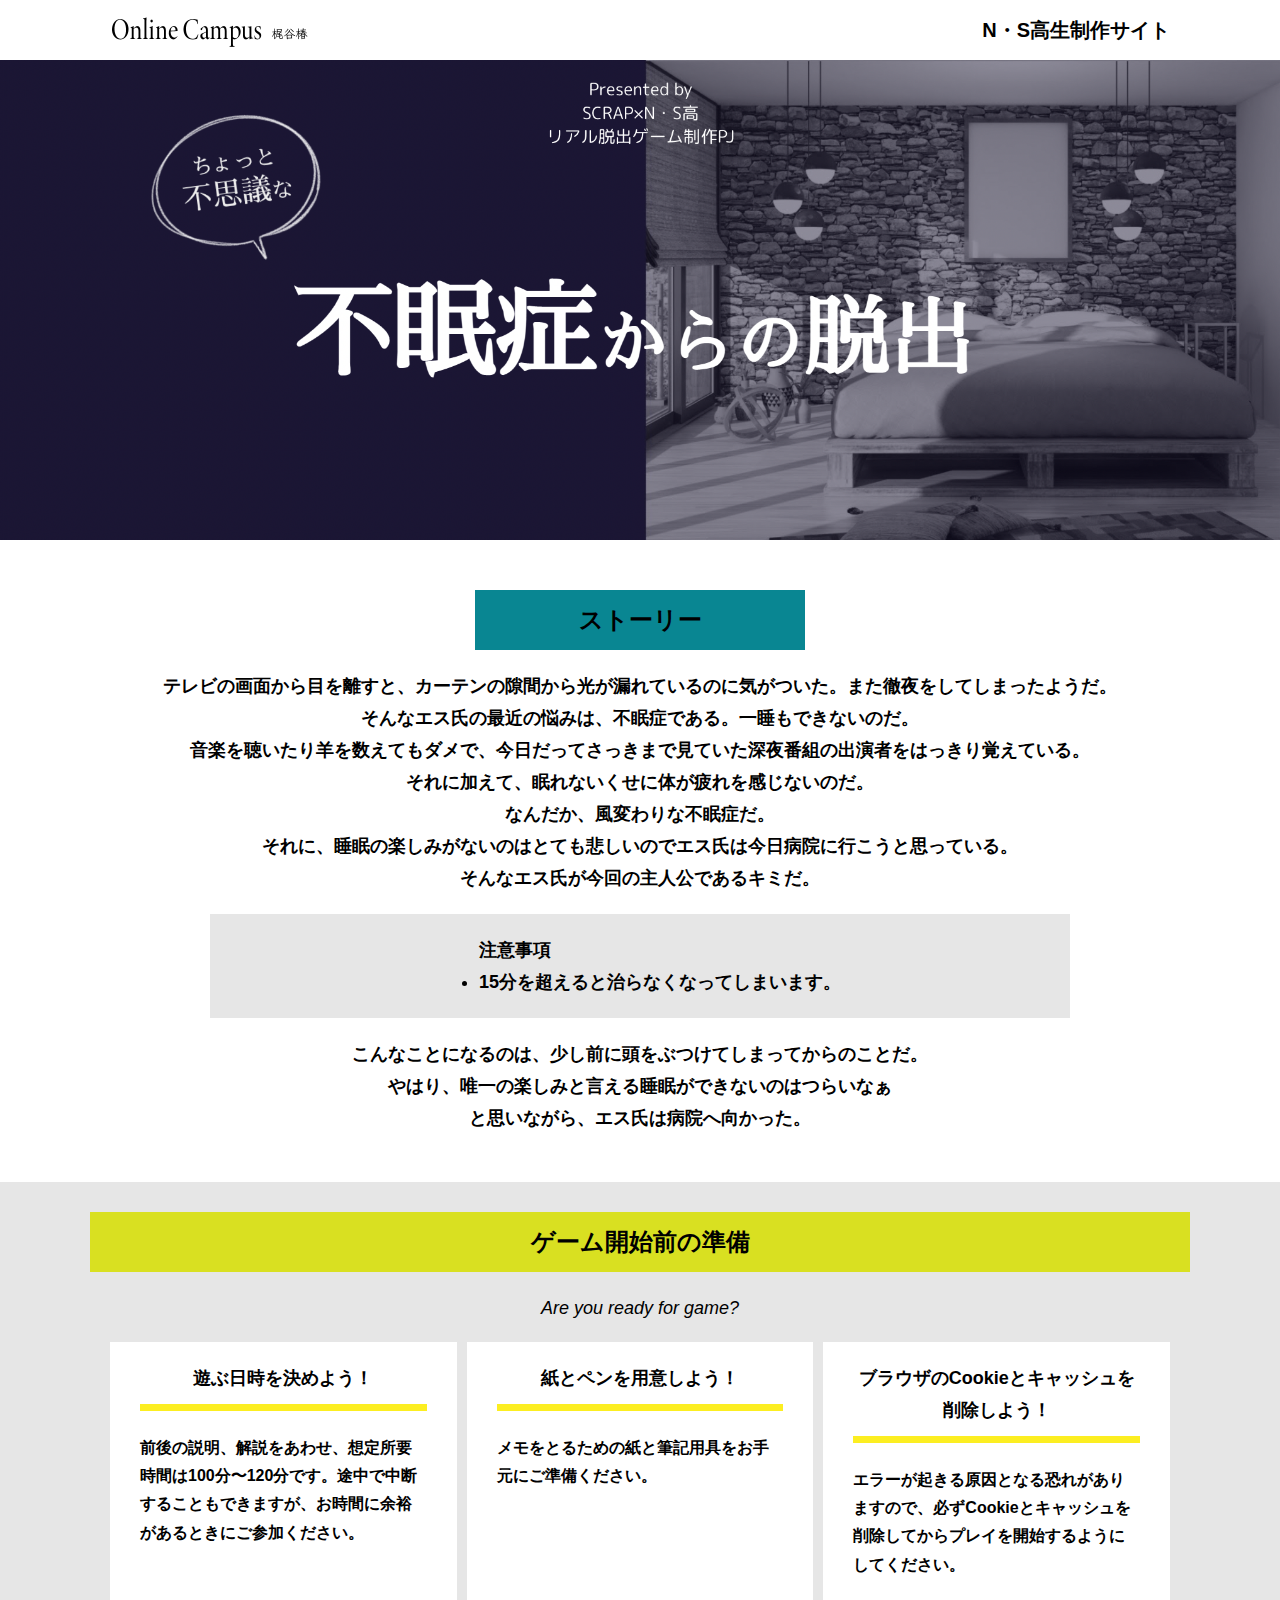
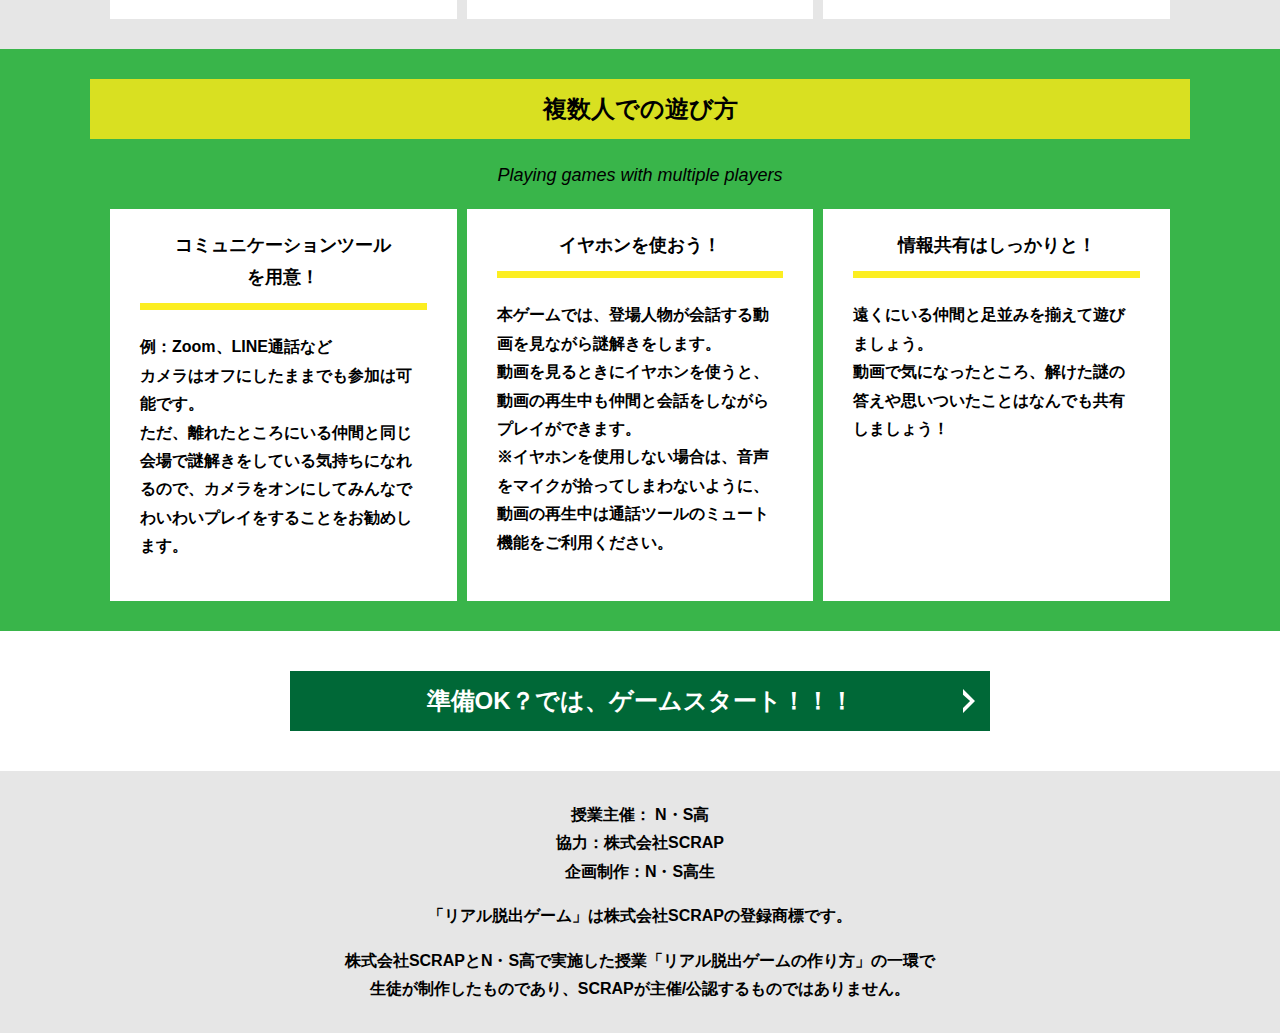
<file: index.html>
<!DOCTYPE html>
<html lang="ja">
<head>
  <meta charset="UTF-8">
  <meta http-equiv="X-UA-Compatible" content="IE=edge">
  <meta name="viewport" content="width=device-width, initial-scale=1.0">
  <title>不眠症からの脱出 │ Project N</title>
  <link rel="stylesheet" href="assets/css/normalize.css">
  <link rel="stylesheet" href="assets/css/style.css">
</head>
<body>
  <svg width="0" height="0" class="hidden">
    <symbol xmlns="http://www.w3.org/2000/svg" viewBox="0 0 12.47 24.94" id="arrow" class="arrow_svg">
      <title>arrow</title>
      <polygon points="0 24.94 0 19.66 7.35 12.47 0 5.92 0 0 12.47 12.47 0 24.94"/>
    </symbol>
  </svg>
  <header class="header">
    <div class="container">
      <div class="header__logo"><img src="assets/images/logo1.png" width="200" height="42" alt="チームロゴ"></div>
      <div class="header__name">N・S高生制作サイト</div>
    </div>
  </header>
  <main class="main index-page">
    <!-- タイトルエリア　ここから -->
    <h1 class="main-title"><img src="assets/images/top10.png" alt="Presented by SCRAP×N・S高リアル脱出ゲーム制作PJ 封鎖された家庭科室からの脱出"></h1>
    <!-- タイトルエリア　ここまで -->
    <section class="section section--story">
      <div class="container">
        <h2 class="section-title section-title--keycolor section-title--story">ストーリー</h2>
        <div class="story">
          <p class="text-center">
            テレビの画面から目を離すと、カーテンの隙間から光が漏れているのに気がついた。また徹夜をしてしまったようだ。<br>
            そんなエス氏の最近の悩みは、不眠症である。一睡もできないのだ。<br>
            音楽を聴いたり羊を数えてもダメで、今日だってさっきまで見ていた深夜番組の出演者をはっきり覚えている。<br>
            それに加えて、眠れないくせに体が疲れを感じないのだ。<br>
            なんだか、風変わりな不眠症だ。<br>
            それに、睡眠の楽しみがないのはとても悲しいのでエス氏は今日病院に行こうと思っている。<br>
            そんなエス氏が今回の主人公であるキミだ。<br>
           </p>
          <div class="story__note__outer bg-color--gray">
            <ul class="story__note">
              注意事項
            　 <li>15分を超えると治らなくなってしまいます。</li>
            </ul>
          </div>
          <p class="text-center">こんなことになるのは、少し前に頭をぶつけてしまってからのことだ。<br>やはり、唯一の楽しみと言える睡眠ができないのはつらいなぁ<br>
            と思いながら、エス氏は病院へ向かった。</p>
        </div>
      </div>
    </section>
    <section class="section bg-color--gray">
      <div class="container">
        <h2 class="section-title">ゲーム開始前の準備</h2>
        <p class="font-eng text-center">Are you ready for game?</p>
        <!--
          class名"row"内のclass名"column"が横並びになります。
          改行する場合は以下のように追加してください。
          <div class="row">
            <div class="column">
              ～ 内容 ～
            </div>
          </div>
        -->
        <div class="row">
          <div class="column">
            <div class="card">
              <h3 class="card__title">遊ぶ日時を決めよう！</h3>
              <p class="card__content">前後の説明、解説をあわせ、想定所要時間は100分〜120分です。途中で中断することもできますが、お時間に余裕があるときにご参加ください。</p>
            </div>
          </div>
          <div class="column">
            <div class="card">
              <h3 class="card__title">紙とペンを用意しよう！</h3>
              <p class="card__content">メモをとるための紙と筆記用具をお手元にご準備ください。</p>
            </div>
          </div>
          <div class="column">
            <div class="card">
              <h3 class="card__title">ブラウザのCookieとキャッシュを<br>削除しよう！</h3>
              <p class="card__content">エラーが起きる原因となる恐れがありますので、必ずCookieとキャッシュを削除してからプレイを開始するようにしてください。</p>
            </div>
          </div>
        </div>
      </div>
    </section>
    <section class="section bg-color--keycolor">
      <div class="container">
        <h2 class="section-title">複数人での遊び方</h2>
        <p class="font-eng text-center">Playing games with multiple players</p>
        <div class="row">
          <div class="column">
            <div class="card">
              <h3 class="card__title">コミュニケーションツール<br>を用意！</h3>
              <p class="card__content">例：Zoom、LINE通話など<br>
                カメラはオフにしたままでも参加は可能です。<br>
                ただ、離れたところにいる仲間と同じ会場で謎解きをしている気持ちになれるので、カメラをオンにしてみんなでわいわいプレイをすることをお勧めします。</p>
            </div>
          </div>
          <div class="column">
            <div class="card">
              <h3 class="card__title">イヤホンを使おう！</h3>
              <p class="card__content">本ゲームでは、登場人物が会話する動画を見ながら謎解きをします。<br>
                動画を見るときにイヤホンを使うと、動画の再生中も仲間と会話をしながらプレイができます。<br>
                ※イヤホンを使用しない場合は、音声をマイクが拾ってしまわないように、動画の再生中は通話ツールのミュート機能をご利用ください。</p>
            </div>
          </div>
          <div class="column">
            <div class="card">
              <h3 class="card__title">情報共有はしっかりと！</h3>
              <p class="card__content">遠くにいる仲間と足並みを揃えて遊びましょう。<br>
                動画で気になったところ、解けた謎の答えや思いついたことはなんでも共有しましょう！</p>
            </div>
          </div>
        </div>
      </div>
    </section>
    <section class="section">
      <div class="container">
        <a class="btn" href="main.html">準備OK？では、ゲームスタート！！！<svg class="btn__arrow"><use xlink:href="#arrow"></use></svg></a>
      </div>
    </section>
  </main>
  <footer class="footer section bg-color--gray">
    <div class="container">
      <p class="text-center">授業主催： N・S高<br>協力：株式会社SCRAP<br>企画制作：N・S高生</p>
      <p class="text-center">「リアル脱出ゲーム」は株式会社SCRAPの登録商標です。</p>
      <p class="text-center">株式会社SCRAPとN・S高で実施した授業「リアル脱出ゲームの作り方」の一環で<br>生徒が制作したものであり、SCRAPが主催/公認するものではありません。</p>
    </div>
  </footer>
</body>
</html>
</file>
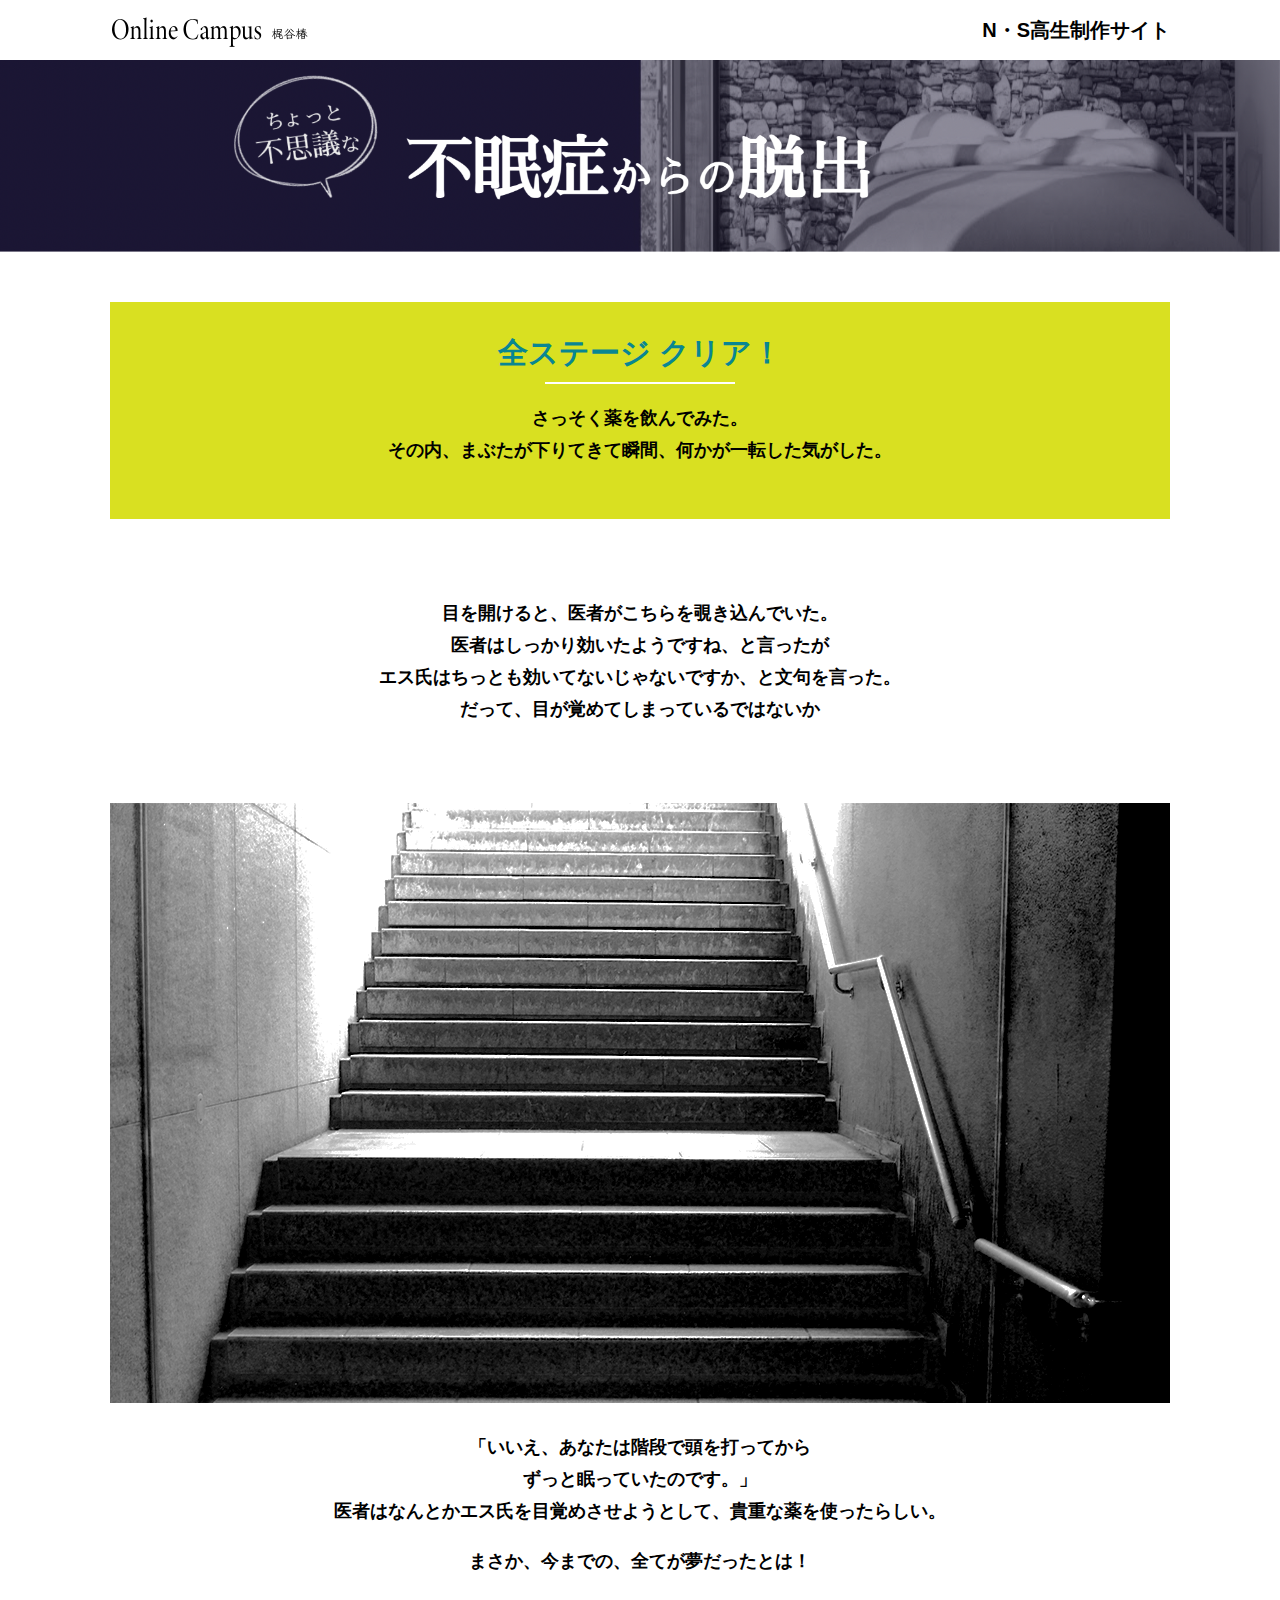
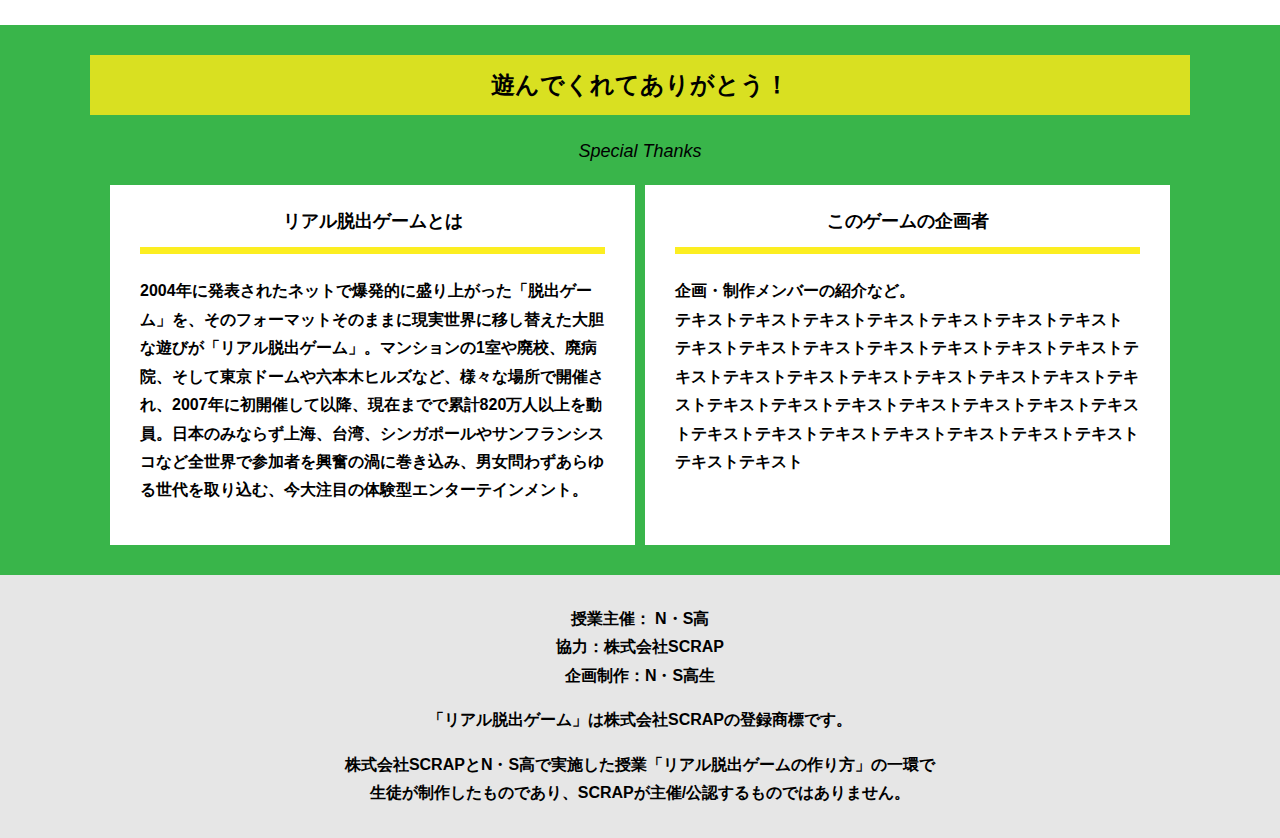
<file: final.html>
<!DOCTYPE html>
<html lang="ja">
<head>
  <meta charset="UTF-8">
  <meta http-equiv="X-UA-Compatible" content="IE=edge">
  <meta name="viewport" content="width=device-width, initial-scale=1.0">
  <title>不眠症からの脱出 │ Project N</title>
  <link rel="stylesheet" href="assets/css/normalize.css">
  <link rel="stylesheet" href="assets/css/style.css">
</head>
<body>
  <header class="header">
    <div class="container">
      <div class="header__logo"><img src="assets/images/logo1.png" alt="チームロゴ"></div>
      <div class="header__name">N・S高生制作サイト</div>
    </div>
  </header>
  <main class="main final-page">
    <!-- タイトルエリア　ここから -->
    <h1 class="main-title"><img src="assets/images/header10.png" alt="封鎖された家庭科室からの脱出"></h1>
    <!-- タイトルエリア　ここまで -->
    <section class="section">
      <div class="container">
        <div class="box bg-color--subcolor">
          <h2 class="section-title--border">全ステージ クリア！</h2>
          <p class="text-center">さっそく薬を飲んでみた。<br>
            その内、まぶたが下りてきて瞬間、何かが一転した気がした。</p>
        </div>
      </div>
    </section>
    <section class="section">
        <p class="text-center">目を開けると、医者がこちらを覗き込んでいた。<br>医者はしっかり効いたようですね、と言ったが<br>
          エス氏はちっとも効いてないじゃないですか、と文句を言った。<br>
          だって、目が覚めてしまっているではないか</p>
        <p class="text-center"></p>
    </section>
    <section class="section">
      <div class="container">
          <figure class="image__container">
             <img src="assets/images/final1.png" alt="">
          </figure>

<!--  YouTube貼り付け
            <div class="youtube__container">
              <div class="youtube">
                <iframe width="560" height="315" src="https://www.youtube.com/embed/IRyJe-0Uie0?controls=0" title="YouTube video player" frameborder="0" allow="accelerometer; autoplay; clipboard-write; encrypted-media; gyroscope; picture-in-picture" allowfullscreen></iframe>
              </div>
            </div>
Youtube貼り付けここまで-->
          
      </div>
        
        <p class="text-center">「いいえ、あなたは階段で頭を打ってから<br>ずっと眠っていたのです。」<br>医者はなんとかエス氏を目覚めさせようとして、貴重な薬を使ったらしい。</p>
        <p class="text-center">まさか、今までの、全てが夢だったとは！</p>
      </div>
    </section>
    <section class="section bg-color--keycolor">
      <div class="container">
        <h2 class="section-title">遊んでくれてありがとう！</h2>
        <p class="font-eng text-center">Special Thanks</p>
        <div class="row">
          <div class="column">
            <div class="card">
              <h3 class="card__title">リアル脱出ゲームとは</h3>
              <p class="card__content">2004年に発表されたネットで爆発的に盛り上がった「脱出ゲーム」を、そのフォーマットそのままに現実世界に移し替えた大胆な遊びが「リアル脱出ゲーム」。マンションの1室や廃校、廃病院、そして東京ドームや六本木ヒルズなど、様々な場所で開催され、2007年に初開催して以降、現在までで累計820万人以上を動員。日本のみならず上海、台湾、シンガポールやサンフランシスコなど全世界で参加者を興奮の渦に巻き込み、男女問わずあらゆる世代を取り込む、今大注目の体験型エンターテインメント。</p>
            </div>
          </div>
          <div class="column">
            <div class="card">
              <h3 class="card__title">このゲームの企画者</h3>
              <p class="card__content">企画・制作メンバーの紹介など。<br>
                テキストテキストテキストテキストテキストテキストテキスト<br>
                テキストテキストテキストテキストテキストテキストテキストテキストテキストテキストテキストテキストテキストテキストテキストテキストテキストテキストテキストテキストテキストテキストテキストテキストテキストテキストテキストテキストテキストテキストテキスト</p>
            </div>
          </div>
        </div>
      </div>
    </section>
  </main>
  <footer class="footer section bg-color--gray">
    <div class="container">
        <p class="text-center">授業主催： N・S高<br>協力：株式会社SCRAP<br>企画制作：N・S高生</p>
        <p class="text-center">「リアル脱出ゲーム」は株式会社SCRAPの登録商標です。</p>
        <p class="text-center">株式会社SCRAPとN・S高で実施した授業「リアル脱出ゲームの作り方」の一環で<br>生徒が制作したものであり、SCRAPが主催/公認するものではありません。</p>
    </div>
  </footer>
</body>
</html>
</file>
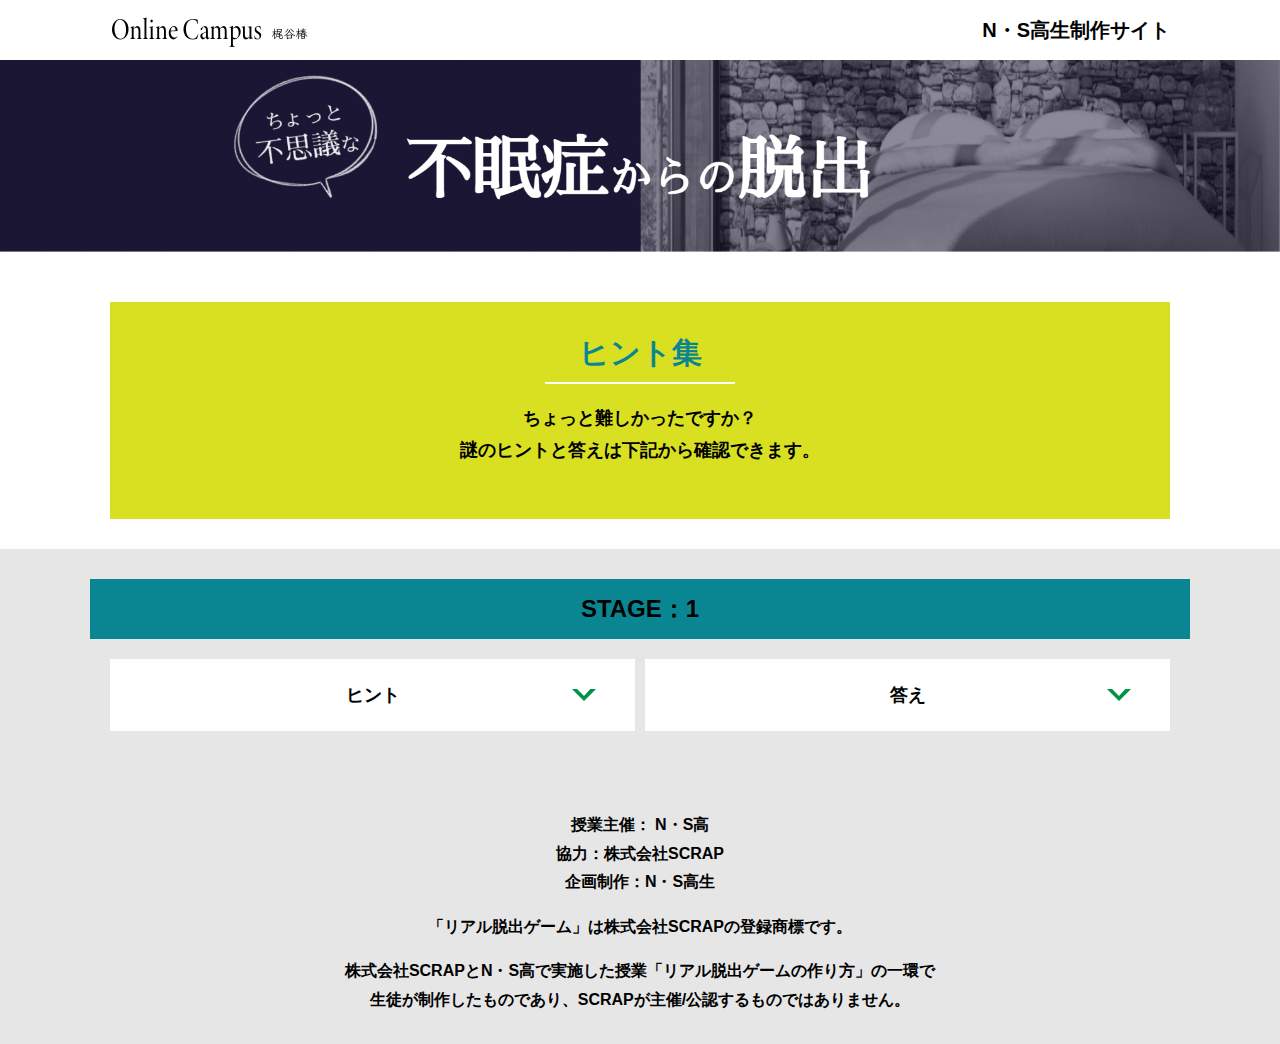
<file: hint1.html>
<!DOCTYPE html>
<html lang="ja">
<head>
  <meta charset="UTF-8">
  <meta http-equiv="X-UA-Compatible" content="IE=edge">
  <meta name="viewport" content="width=device-width, initial-scale=1.0">
  <title>ヒント │ 不眠症からの脱出 │ Project N</title>
  <link rel="stylesheet" href="assets/css/normalize.css">
  <link rel="stylesheet" href="assets/css/style.css">
</head>
<body>
  <svg width="0" height="0" class="hidden">
    <symbol xmlns="http://www.w3.org/2000/svg" viewBox="0 0 12.47 24.94" id="arrow" class="arrow_svg">
      <title>arrow</title>
      <polygon points="0 24.94 0 19.66 7.35 12.47 0 5.92 0 0 12.47 12.47 0 24.94"/>
    </symbol>
  </svg>
  <header class="header">
    <div class="container">
      <div class="header__logo"><img src="assets/images/logo1.png" alt="チームロゴ"></div>
      <div class="header__name">N・S高生制作サイト</div>
    </div>
  </header>
  <main class="main hint-page">
    <!-- タイトルエリア　ここから -->
    <h1 class="main-title"><img src="assets/images/header10.png" alt="封鎖された家庭科室からの脱出"></h1>
    <!-- タイトルエリア　ここまで -->
    <section class="section">
      <div class="container">
        <div class="box bg-color--subcolor">
          <h2 class="section-title--border">ヒント集</h2>
          <p class="text-center">ちょっと難しかったですか？<br>
            謎のヒントと答えは下記から確認できます。</p>
        </div>
      </div>
    </section>
    <!-- STAGE1ヒント　ここから -->
    <section id="stage1" class="section bg-color--gray">
      <div class="container">
        <h2 class="section-title section-title--keycolor">STAGE：1</h2>
        <div class="row">
          <div class="column">
            <div class="card">
              <h3 class="card__title">ヒント<svg class="card__arrow"><use xlink:href="#arrow"></use></svg></h3>
              <p class="card__content">夜になると見えるものです</p>
            </div>
          </div>
          <div class="column">
            <div class="card">
              <h3 class="card__title">答え<svg class="card__arrow"><use xlink:href="#arrow"></use></svg></h3>
              <p class="card__content">星</p>
            </div>
          </div>
        </div>
      </div>
    </section>
    <!-- STAGE1ヒント　ここまで -->
  </main>
  <footer class="footer section bg-color--gray">
    <div class="container">
        <p class="text-center">授業主催： N・S高<br>協力：株式会社SCRAP<br>企画制作：N・S高生</p>
        <p class="text-center">「リアル脱出ゲーム」は株式会社SCRAPの登録商標です。</p>
        <p class="text-center">株式会社SCRAPとN・S高で実施した授業「リアル脱出ゲームの作り方」の一環で<br>生徒が制作したものであり、SCRAPが主催/公認するものではありません。</p>
    </div>
  </footer>
  <script src="assets/js/hint.js"></script>
</body>
</html>
</file>
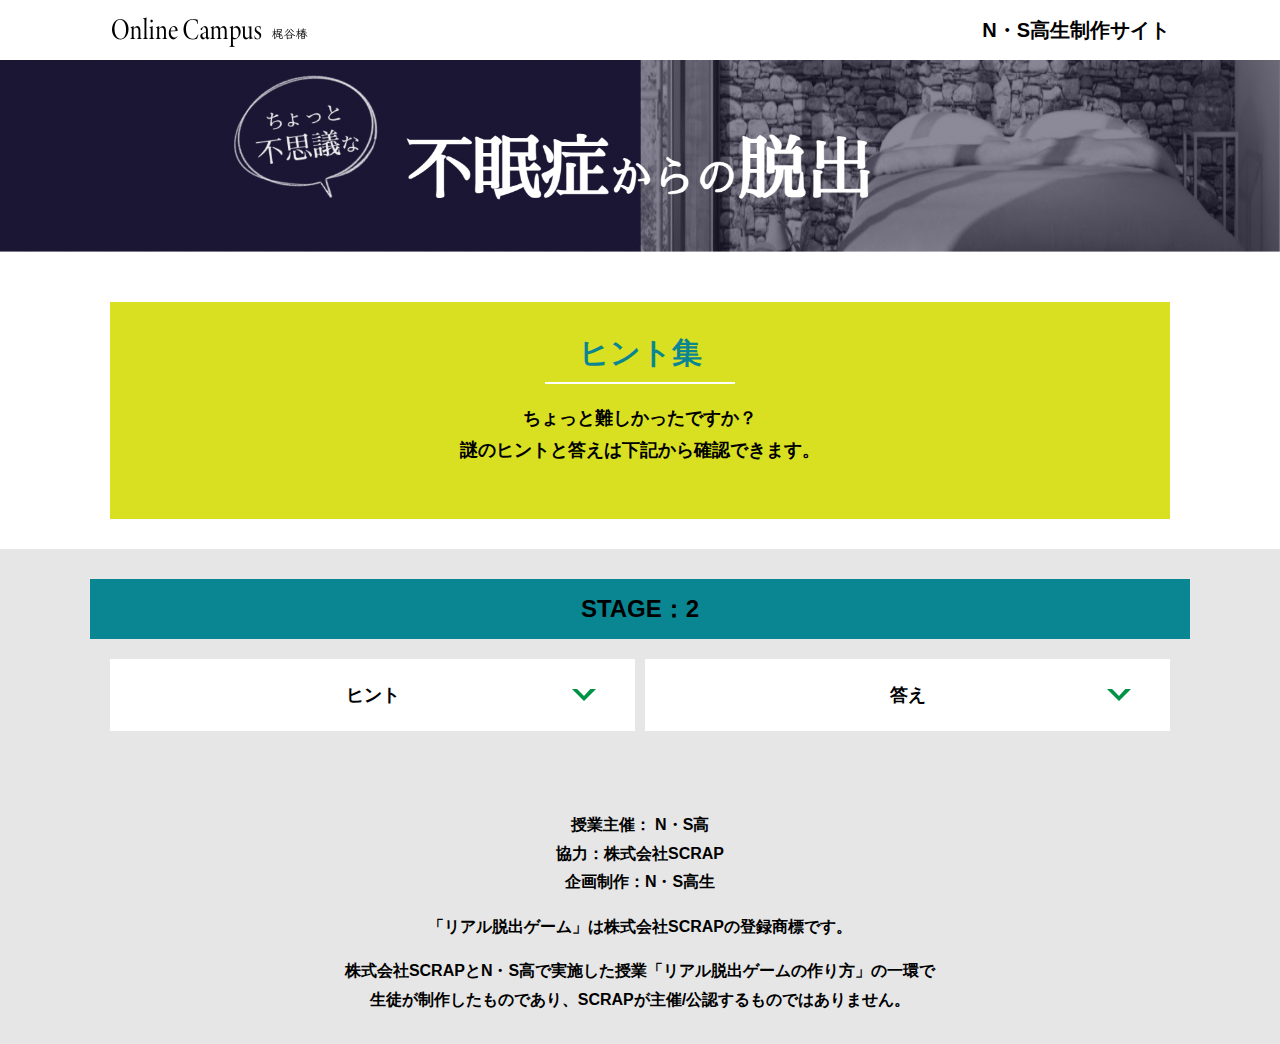
<file: hint2.html>
<!DOCTYPE html>
<html lang="ja">
<head>
  <meta charset="UTF-8">
  <meta http-equiv="X-UA-Compatible" content="IE=edge">
  <meta name="viewport" content="width=device-width, initial-scale=1.0">
  <title>ヒント │ 不眠症からの脱出 │ Project N</title>
  <link rel="stylesheet" href="assets/css/normalize.css">
  <link rel="stylesheet" href="assets/css/style.css">
</head>
<body>
  <svg width="0" height="0" class="hidden">
    <symbol xmlns="http://www.w3.org/2000/svg" viewBox="0 0 12.47 24.94" id="arrow" class="arrow_svg">
      <title>arrow</title>
      <polygon points="0 24.94 0 19.66 7.35 12.47 0 5.92 0 0 12.47 12.47 0 24.94"/>
    </symbol>
  </svg>
  <header class="header">
    <div class="container">
      <div class="header__logo"><img src="assets/images/logo1.png" alt="チームロゴ"></div>
      <div class="header__name">N・S高生制作サイト</div>
    </div>
  </header>
  <main class="main hint-page">
    <!-- タイトルエリア　ここから -->
    <h1 class="main-title"><img src="assets/images/header10.png" alt="封鎖された家庭科室からの脱出"></h1>
    <!-- タイトルエリア　ここまで -->
    <section class="section">
      <div class="container">
        <div class="box bg-color--subcolor">
          <h2 class="section-title--border">ヒント集</h2>
          <p class="text-center">ちょっと難しかったですか？<br>
            謎のヒントと答えは下記から確認できます。</p>
        </div>
      </div>
    </section>
    <!-- STAGE2ヒント　ここから -->
    <section id="stage2" class="section bg-color--gray">
      <div class="container">
        <h2 class="section-title section-title--keycolor">STAGE：2</h2>
        <div class="row">
          <div class="column">
            <div class="card">
              <h3 class="card__title">ヒント<svg class="card__arrow"><use xlink:href="#arrow"></use></svg></h3>
              <p class="card__content">ひらがなのえ、ん、と、つを線で囲ってみよう。</p>
            </div>
              
 <!-- 2-2ヒント追加
            <div class="card">
              <h3 class="card__title">2-2ヒント<svg class="card__arrow"><use xlink:href="#arrow"></use></svg></h3>
              <p class="card__content">テキストテキストテキストテキストテキストテキストテキストテキストテキストテキスト</p>
            </div>
2-2ヒント追加ここまで -->

 <!-- 2-3ヒント追加
        　　 <div class="card">
              <h3 class="card__title">2-3ヒント<svg class="card__arrow"><use xlink:href="#arrow"></use></svg></h3>
              <p class="card__content">テキストテキストテキストテキストテキストテキストテキストテキストテキストテキスト</p>
            </div>
2-3ヒント追加ここまで -->
              
          </div>
          <div class="column">
            <div class="card">
              <h3 class="card__title">答え<svg class="card__arrow"><use xlink:href="#arrow"></use></svg></h3>
              <p class="card__content">あたま</p>
            </div>
              
<!-- 2-2答え追加
            <div class="card">
              <h3 class="card__title">2-2答え<svg class="card__arrow"><use xlink:href="#arrow"></use></svg></h3>
              <p class="card__content">ううう</p>
            </div>
2-2答え追加ここまで -->
              
<!-- 2-3答え追加          
            <div class="card">
              <h3 class="card__title">2-3答え<svg class="card__arrow"><use xlink:href="#arrow"></use></svg></h3>
              <p class="card__content">ううう</p>
            </div>
2-3答え追加ここまで -->
              
          </div>
        </div>
      </div>
    </section>
    <!-- STAGE2ヒント　ここまで -->
  </main>
  <footer class="footer section bg-color--gray">
    <div class="container">
        <p class="text-center">授業主催： N・S高<br>協力：株式会社SCRAP<br>企画制作：N・S高生</p>
        <p class="text-center">「リアル脱出ゲーム」は株式会社SCRAPの登録商標です。</p>
        <p class="text-center">株式会社SCRAPとN・S高で実施した授業「リアル脱出ゲームの作り方」の一環で<br>生徒が制作したものであり、SCRAPが主催/公認するものではありません。</p>
    </div>
  </footer>
  <script src="assets/js/hint.js"></script>
</body>
</html>
</file>
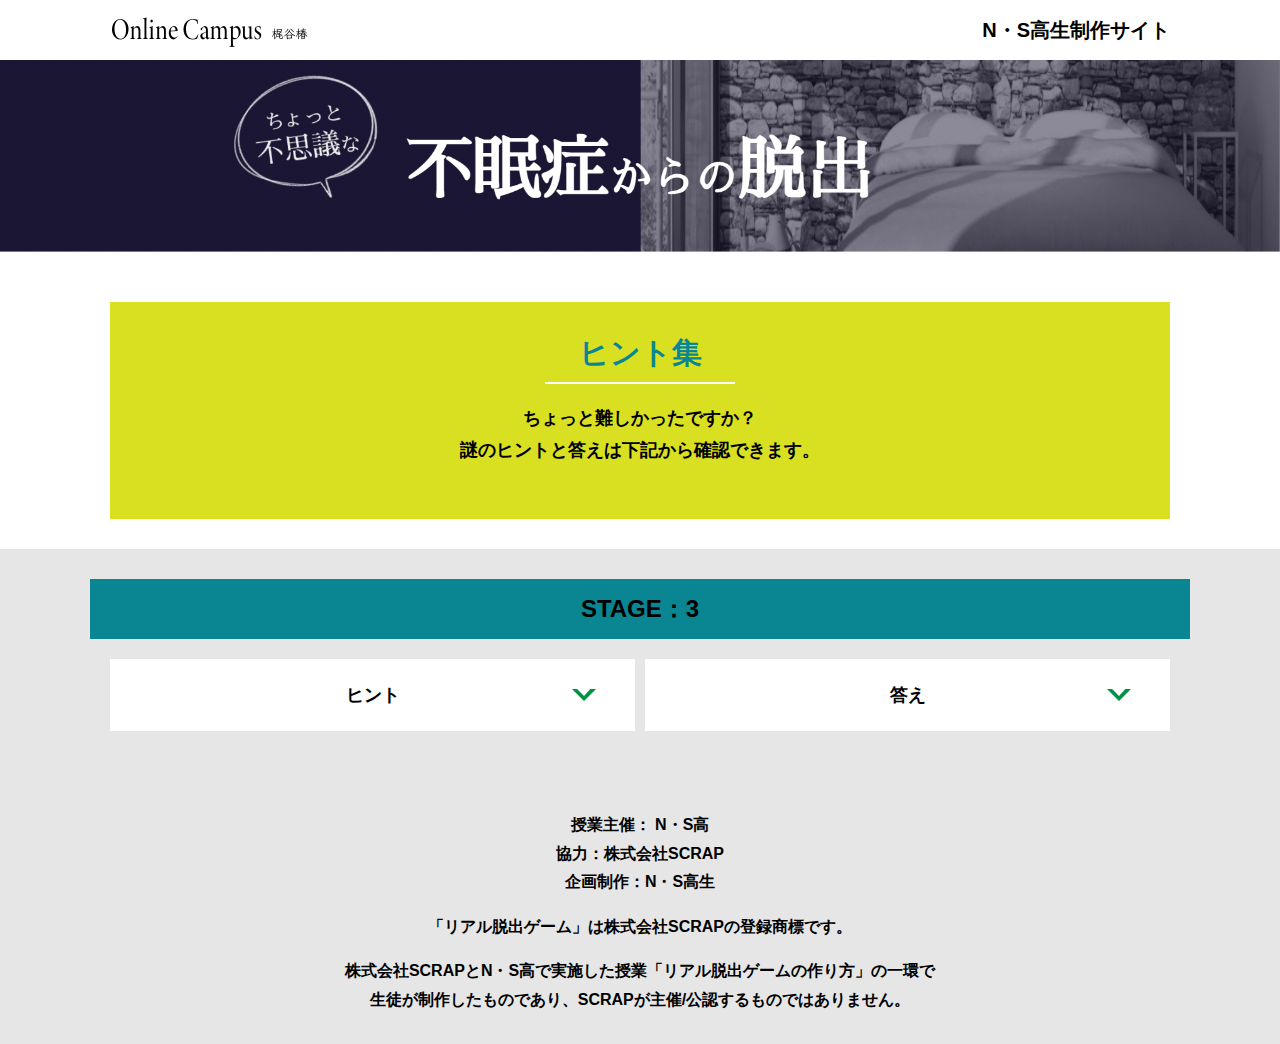
<file: hint3.html>
<!DOCTYPE html>
<html lang="ja">
<head>
  <meta charset="UTF-8">
  <meta http-equiv="X-UA-Compatible" content="IE=edge">
  <meta name="viewport" content="width=device-width, initial-scale=1.0">
  <title>ヒント │ 不眠症からの脱出 │ Project N</title>
  <link rel="stylesheet" href="assets/css/normalize.css">
  <link rel="stylesheet" href="assets/css/style.css">
</head>
<body>
  <svg width="0" height="0" class="hidden">
    <symbol xmlns="http://www.w3.org/2000/svg" viewBox="0 0 12.47 24.94" id="arrow" class="arrow_svg">
      <title>arrow</title>
      <polygon points="0 24.94 0 19.66 7.35 12.47 0 5.92 0 0 12.47 12.47 0 24.94"/>
    </symbol>
  </svg>
  <header class="header">
    <div class="container">
      <div class="header__logo"><img src="assets/images/logo1.png" alt="チームロゴ"></div>
      <div class="header__name">N・S高生制作サイト</div>
    </div>
  </header>
  <main class="main hint-page">
    <!-- タイトルエリア　ここから -->
    <h1 class="main-title"><img src="assets/images/header10.png" alt="封鎖された家庭科室からの脱出"></h1>
    <!-- タイトルエリア　ここまで -->
    <section class="section">
      <div class="container">
        <div class="box bg-color--subcolor">
          <h2 class="section-title--border">ヒント集</h2>
          <p class="text-center">ちょっと難しかったですか？<br>
            謎のヒントと答えは下記から確認できます。</p>
        </div>
      </div>
    </section>
    <!-- STAGE3ヒント　ここから -->
    <section id="stage3" class="section bg-color--gray">
      <div class="container">
        <h2 class="section-title section-title--keycolor">STAGE：3</h2>
        <div class="row">
          <div class="column">
            <div class="card">
              <h3 class="card__title">ヒント<svg class="card__arrow"><use xlink:href="#arrow"></use></svg></h3>
              <p class="card__content">矢印はフリックの向きみたいだ。<br>このアルファベットの並びはどこかでみたことないかな。</p>
            </div>
              
 <!-- 3-2ヒント追加
            <div class="card">
              <h3 class="card__title">3-2ヒント<svg class="card__arrow"><use xlink:href="#arrow"></use></svg></h3>
              <p class="card__content">テキストテキストテキストテキストテキストテキストテキストテキストテキストテキスト</p>
            </div>
3-2ヒント追加ここまで -->

 <!-- 3-3ヒント追加
        　　 <div class="card">
              <h3 class="card__title">3-3ヒント<svg class="card__arrow"><use xlink:href="#arrow"></use></svg></h3>
              <p class="card__content">テキストテキストテキストテキストテキストテキストテキストテキストテキストテキスト</p>
            </div>
3-3ヒント追加ここまで -->
              
          </div>
          <div class="column">
            <div class="card">
              <h3 class="card__title">答え<svg class="card__arrow"><use xlink:href="#arrow"></use></svg></h3>
              <p class="card__content">dream</p>
            </div>

 <!-- 3-2答え追加
            <div class="card">
              <h3 class="card__title">3-2答え<svg class="card__arrow"><use xlink:href="#arrow"></use></svg></h3>
              <p class="card__content">ううう</p>
            </div>
3-2答え追加ここまで -->
              
<!-- 3-3答え追加          
            <div class="card">
              <h3 class="card__title">2-3答え<svg class="card__arrow"><use xlink:href="#arrow"></use></svg></h3>
              <p class="card__content">ううう</p>
            </div>
3-3答え追加ここまで -->
              
          </div>
        </div>
      </div>
    </section>
    <!-- STAGE3ヒント　ここまで -->
  </main>
  <footer class="footer section bg-color--gray">
    <div class="container">
        <p class="text-center">授業主催： N・S高<br>協力：株式会社SCRAP<br>企画制作：N・S高生</p>
        <p class="text-center">「リアル脱出ゲーム」は株式会社SCRAPの登録商標です。</p>
        <p class="text-center">株式会社SCRAPとN・S高で実施した授業「リアル脱出ゲームの作り方」の一環で<br>生徒が制作したものであり、SCRAPが主催/公認するものではありません。</p>
    </div>
  </footer>
  <script src="assets/js/hint.js"></script>
</body>
</html>
</file>
<file: assets/css/style.css>
@charset "UTF-8";
/****************************
 * 共通CSSのテンプレートです。
*****************************/
*,
*::before,
*::after {
  -webkit-box-sizing: border-box;
          box-sizing: border-box;
}

html {
  font-size: 18px;
  -webkit-box-sizing: border-box;
          box-sizing: border-box;
}

body {
  overflow-x: hidden;
  font-family: "游ゴシック体", "Yu Gothic", YuGothic, "ヒラギノ角ゴ Pro", "Hiragino Kaku Gothic Pro", "メイリオ", "Meiryo", sans-serif;
  font-size: 18px;
  line-height: 1.77778;
  font-weight: bold;
  text-decoration: none;
  border: none;
  list-style: none;
  color: #000;
  margin: 0;
}

img {
  width: 100%;
}

figure {
  margin: 0;
}

figcaption {
  margin-top: 30px;
  font-size: 14px;
}

@media screen and (max-width: 767px) {
  figcaption {
    font-size: 13px;
  }
}

input[type=text] {
  font-size: 18px;
  border: none;
  padding: 25px 35px;
  display: block;
  margin: 0 auto;
  max-width: 580px;
  width: 100%;
}

::-webkit-input-placeholder {
  color: #999;
}

:-ms-input-placeholder {
  color: #999;
}

::-ms-input-placeholder {
  color: #999;
}

::placeholder {
  color: #999;
}

button {
  cursor: pointer;
  display: block;
  border: none;
  margin: 0 auto;
  background-color: #006837;
  color: #fff;
  width: 287px;
  height: 55px;
}

/*******************
* Layout
*******************/
.section {
  padding-top: 30px;
  padding-bottom: 30px;
}

.section--clear {
  /* ステージクリア画面 */
  position: fixed;
  display: none;
  /* 読み込み時に一瞬表示されるのを防ぐ */
  -webkit-box-pack: center;
      -ms-flex-pack: center;
          justify-content: center;
  -webkit-box-align: center;
      -ms-flex-align: center;
          align-items: center;
  top: 0;
  bottom: 0;
  left: 0;
  right: 0;
  z-index: 200;
}

.section--clear.isClear {
  display: -webkit-box;
  display: -ms-flexbox;
  display: flex;
}

.container {
  width: 1100px;
  padding-left: 20px;
  padding-right: 20px;
  margin: 0 auto;
}

@media screen and (max-width: 1100px) {
  .container {
    width: calc(100% - 40px);
  }
}

.row {
  display: -webkit-box;
  display: -ms-flexbox;
  display: flex;
  -ms-flex-line-pack: stretch;
      align-content: stretch;
  gap: 10px;
}

.row + .row {
  margin-top: 20px;
}

.column {
  width: 100%;
}

.card {
  background-color: #fff;
  margin-bottom: 20px;
  height: 100%;
}

.card__title {
  font-size: 18px;
  text-align: center;
  margin: 0;
  padding: 20px 30px;
  position: relative;
  cursor: pointer;
}

.card__content {
  -webkit-transition: all 0.3s;
  transition: all 0.3s;
  font-size: 16px;
  padding: 20px 30px;
  margin: 0;
  position: relative;
}

.card__content::before {
  display: block;
  content: '';
  width: calc(100% - 60px);
  height: 7px;
  background-color: #fcee21;
  position: absolute;
  top: -10px;
  left: 30px;
}

.hint-page .card {
  height: auto;
}

.hint-page .card__content {
  display: none;
  text-align: center;
}

.hint-page .card__arrow {
  position: absolute;
  top: calc(50% - 12px);
  right: 45px;
  -webkit-transform: rotate(90deg);
          transform: rotate(90deg);
  -webkit-transition: all 0.3s;
  transition: all 0.3s;
  fill: #009245;
  width: 12px;
  height: 24px;
}

.hint-page .card.is-open .card__content {
  display: block;
}

.hint-page .card.is-open .card__arrow {
  -webkit-transform: rotate(-90deg);
          transform: rotate(-90deg);
}

.box {
  padding: 35px 30px;
}

.youtube {
  position: relative;
  width: 100%;
  padding-top: 56.25%;
}

.youtube iframe {
  position: absolute;
  top: 0;
  left: 0;
  width: 100%;
  height: 100%;
}

.youtube__container {
  max-width: 800px;
  margin: 0 auto;
}

/*********************
* Color
*********************/
.bg-color--keycolor {
  background-color: #39b54a;
}

.bg-color--subcolor {
  background-color: #d9e021;
}

.bg-color--gray {
  background-color: #e6e6e6;
}

/*********************
* title
**********************/
.main-title {
  margin: 0;
}

.sub-title {
  text-align: center;
  font-size: 18px;
  line-height: 1.66667;
}

.sub-title__bg {
  background-color: #fcee21;
  padding-left: 1rem;
  padding-right: 1rem;
}

.section-title {
  font-size: 24px;
  line-height: 1.75;
  text-align: center;
  padding: 9px 20px;
  background-color: #d9e021;
  margin: 0 -20px 20px -20px;
}

.section-title__stage {
  display: inline-block;
  margin-right: 2rem;
}

.section-title--keycolorlight {
  background-color: #8cc63f;
}

.section-title--keycolorlight .section-title__stage {
  color: #fff;
}

.section-title--keycolor {
  background-color: #098692;
}

.section-title--story {
  width: 330px;
  margin: 0 auto 20px;
}

.section-title--border {
  position: relative;
  font-size: 30px;
  text-align: center;
  line-height: 1.06667;
  margin: 0;
  padding-bottom: 15px;
  color: #098692;
}

.section-title--border::after {
  position: absolute;
  bottom: 0;
  left: calc(50% - 95px);
  display: block;
  content: '';
  background-color: #fff;
  height: 2.6px;
  width: 190px;
}

/******************
* text
******************/
.font-eng {
  font-style: italic;
  font-weight: normal;
}

/*************************
* Button
*************************/
.btn {
  display: block;
  text-decoration: none;
  cursor: pointer;
  background-color: #006837;
  color: #fff;
  font-size: 24px;
  line-height: 1.54167;
  text-align: center;
  padding: 11.5px;
  width: calc(100% - 40px);
  max-width: 700px;
  margin: 10px auto;
  position: relative;
}

.btn:hover {
  opacity: 0.7;
}

.btn__arrow {
  position: absolute;
  top: calc(50% - 12px);
  right: 15px;
  fill: #fff;
  width: 12px;
  height: 24px;
}

/****************
* header
*****************/
.header {
  background-color: #fff;
  height: 60px;
}

.header .container {
  display: -webkit-box;
  display: -ms-flexbox;
  display: flex;
  -webkit-box-pack: justify;
      -ms-flex-pack: justify;
          justify-content: space-between;
  -webkit-box-align: center;
      -ms-flex-align: center;
          align-items: center;
  height: 100%;
}

.header__logo {
  width: 200px;
  height: 42px;
}

.header__name {
  font-size: 20px;
  line-height: 1.1;
}

.footer {
  font-size: 16px;
}

.footer p:first-child {
  margin-top: 0;
}

.footer p:last-child {
  margin-bottom: 0;
}

/********************
* main
********************/
.story__note {
  margin: 0;
}

.story__note__outer {
  width: 860px;
  display: -webkit-box;
  display: -ms-flexbox;
  display: flex;
  padding: 20px;
  margin: 20px auto;
  -webkit-box-pack: center;
      -ms-flex-pack: center;
          justify-content: center;
}

@media screen and (max-width: 940px) {
  .story__note__outer {
    width: 100%;
  }
}

.stage-column__container + .stage-column__container {
  border-top: 2px solid #fff;
}

.answer {
  font-size: 18px;
  margin-bottom: 20px;
  line-height: 80px;
  word-spacing: 20px;
}

.err-message {
  color: #c1272d;
  font-size: 18px;
  text-align: center;
}

.link-hint {
  text-align: center;
  display: block;
  margin-top: 20px;
}

.clear-message {
  background-color: #d9e021;
  padding: 30px 30px 60px;
  position: relative;
}

.clear-message__title {
  position: relative;
  display: block;
  text-align: center;
  color: #006837;
  font-size: 30px;
  padding-bottom: 10px;
  margin-bottom: 35px;
}

.clear-message__title::after {
  content: '';
  position: absolute;
  display: block;
  width: 183px;
  height: 2px;
  background-color: #fff;
  bottom: 0;
  left: calc(50% - (183px/2));
}

.clear-message__content {
  text-align: center;
}

.clear-message__btn {
  position: absolute;
  bottom: -30px;
  left: calc(50% - 144px);
  width: 288px;
  margin: 0;
}

/********************
* Utility
********************/
.text-center {
  text-align: center;
}

.text-left {
  text-align: left;
}

.text-right {
  text-align: right;
}

.hidden {
  display: none;
}
/*# sourceMappingURL=style.css.map */
</file>
